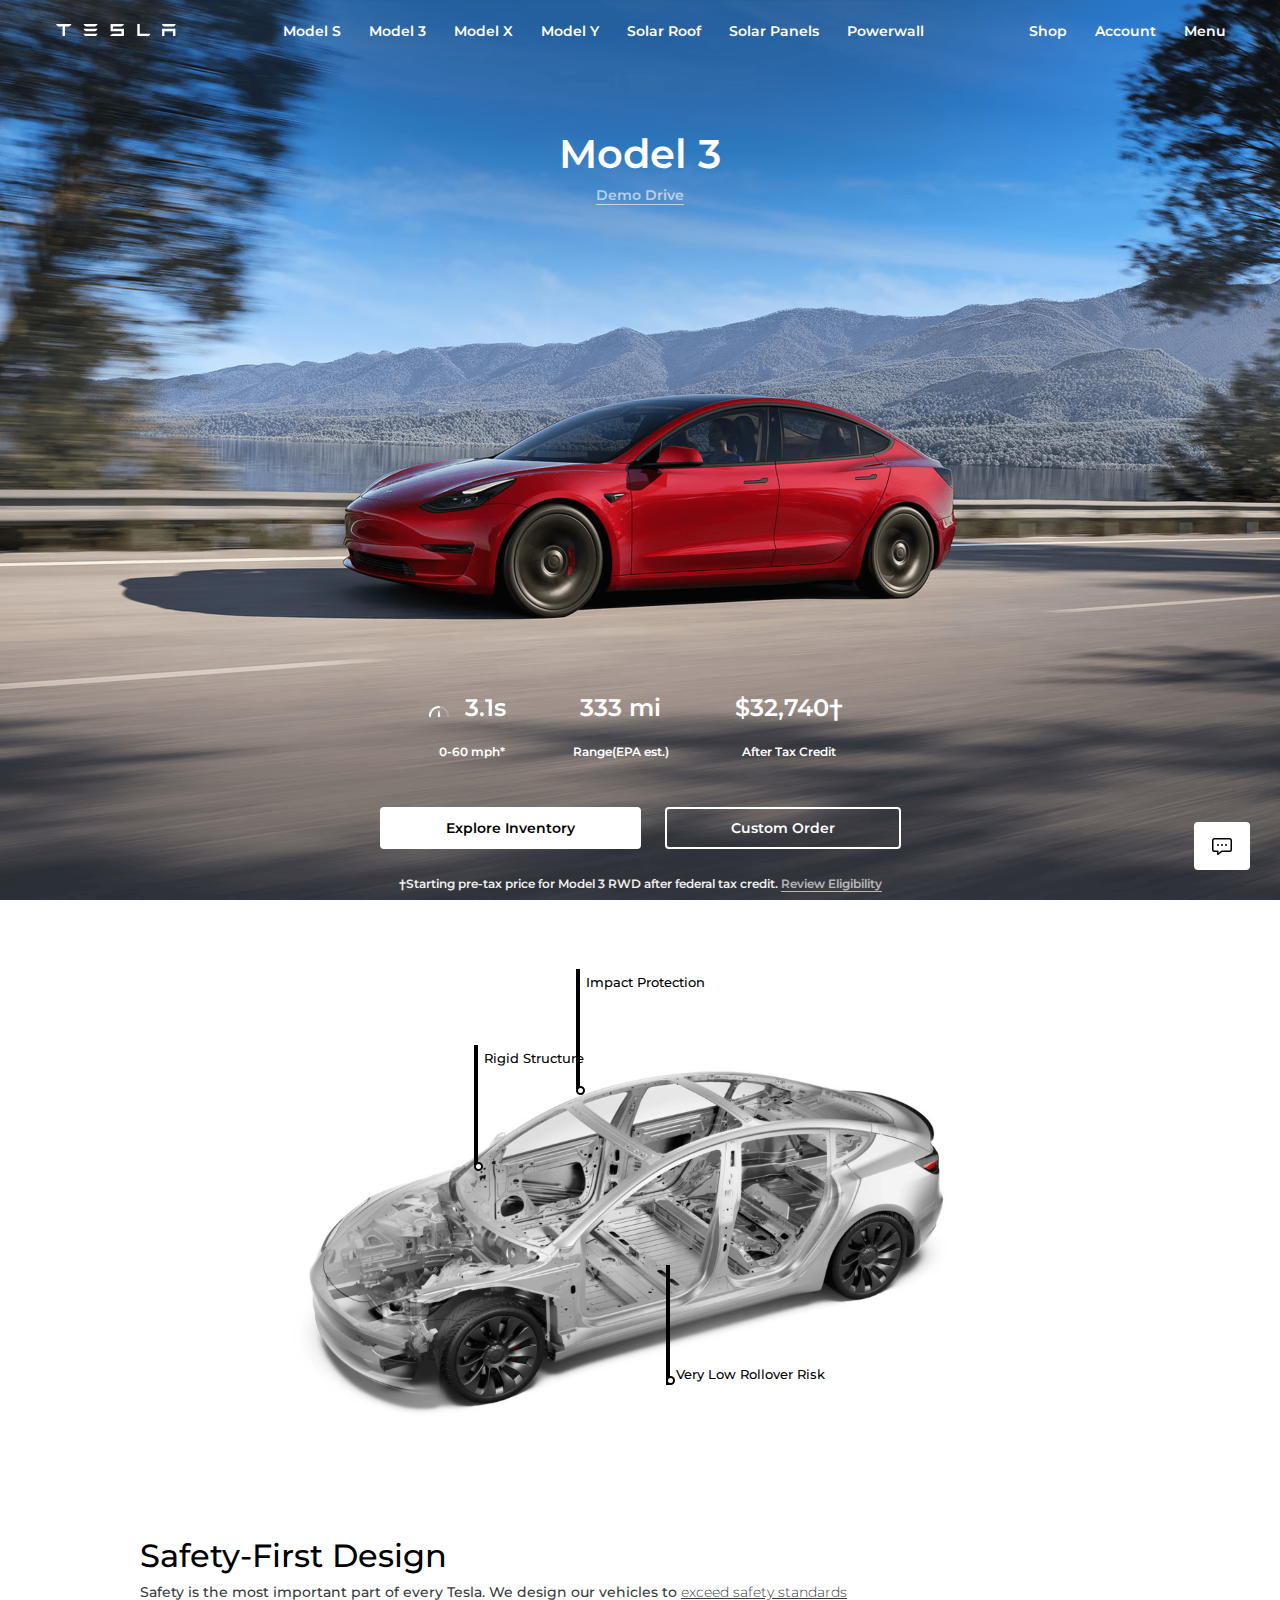
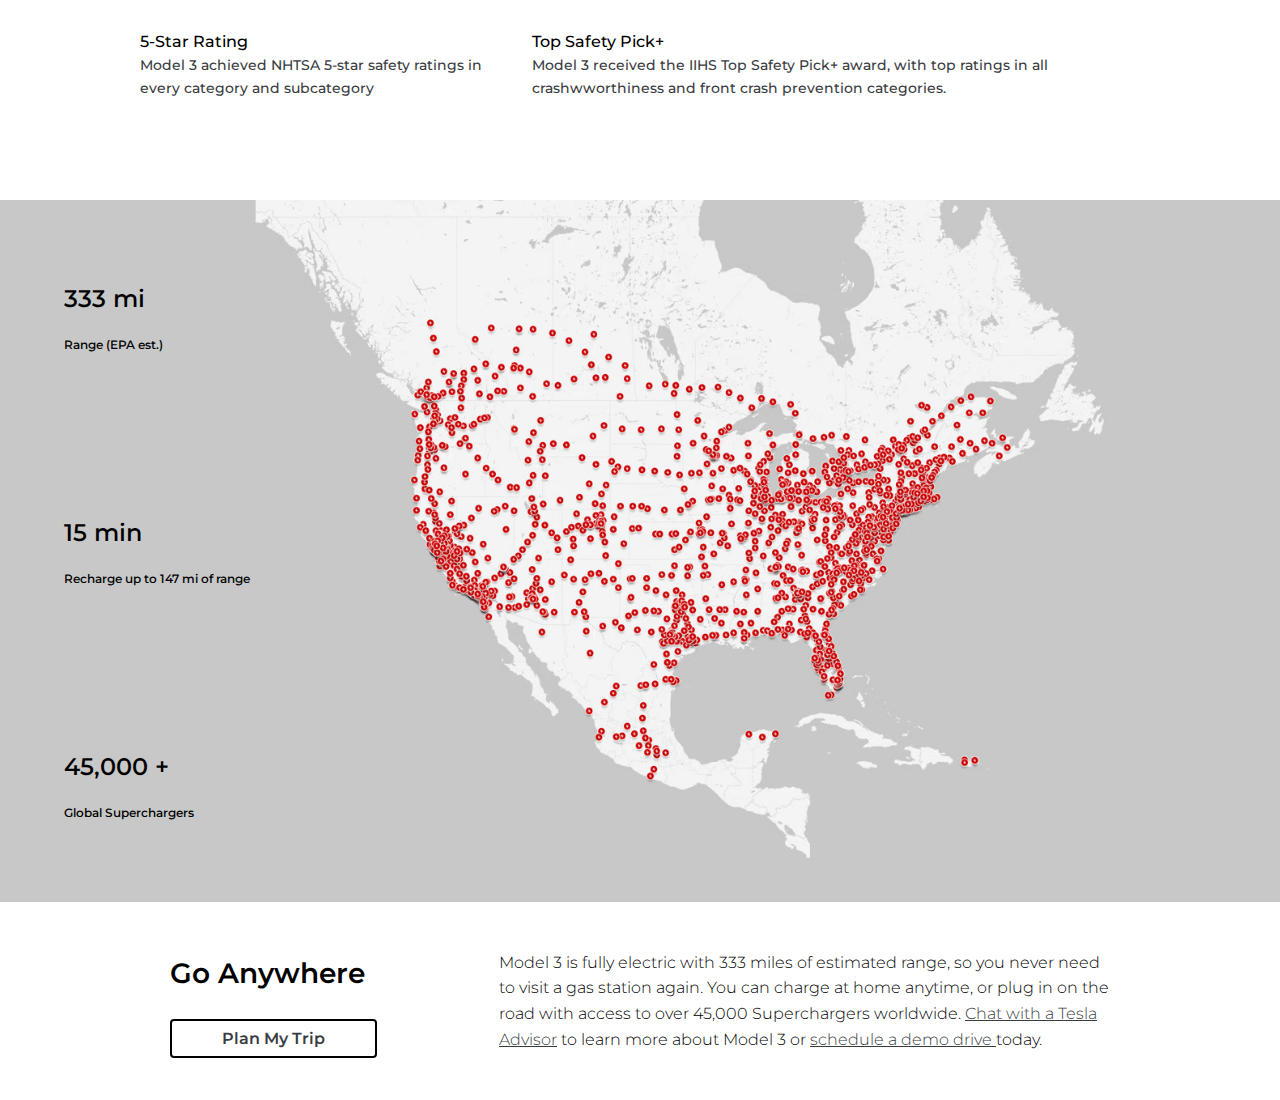
<file: index.html>
<!DOCTYPE html>
<html lang="en">
  <head>
    <meta charset="UTF-8" />
    <meta name="viewport" content="width=device-width, initial-scale=1.0" />
    <link
      rel="icon"
      href="https://www.tesla.com/themes/custom/tesla_frontend/assets/favicons/favicon-16x16.png"
      type="image/vnd.microsoft.icon"
    />
    <link rel="preconnect" href="https://fonts.googleapis.com" />
    <link rel="preconnect" href="https://fonts.gstatic.com" crossorigin />
    <link rel="preconnect" href="https://fonts.googleapis.com" />
    <link rel="preconnect" href="https://fonts.gstatic.com" crossorigin />
    <link href="https://fonts.googleapis.com/css2?family=Montserrat:wght@400;500;700&display=swap" rel="stylesheet" />
    <link rel="stylesheet" href="style.css" />
    <title>Model 3 | Tesla</title>
  </head>
  <body>
    <div class="message-container">
      <svg
        class="message-svg"
        xmlns:xlink="http://www.w3.org/1999/xlink"
        xmlns="http://www.w3.org/2000/svg"
        class="tw-chat--tds-icon tw-chat--avaya-chat__bubble_icon"
        width="24"
        height="24"
      >
        <path
          d="M19.5 4h-15A2.5 2.5 0 0 0 2 6.5v9A2.5 2.5 0 0 0 4.5 18H7v2.07a.928.928 0 0 0 1.507.725l3.22-2.576A1 1 0 0 1 12.35 18h7.15a2.5 2.5 0 0 0 2.5-2.5v-9A2.5 2.5 0 0 0 19.5 4zm1 11.5a1 1 0 0 1-1 1h-7.15a2.5 2.5 0 0 0-1.56.548L8.5 18.879V17a.5.5 0 0 0-.5-.5H4.5a1 1 0 0 1-1-1v-9a1 1 0 0 1 1-1h15c.551 0 1 .449 1 1v9zM9 11a1 1 0 1 1-2 0 1 1 0 0 1 2 0zm4 0a1 1 0 1 1-2 0 1 1 0 0 1 2 0zm4 0a1 1 0 1 1-2 0 1 1 0 0 1 2 0z"
        ></path>
      </svg>
    </div>
    <section>
      <div class="background-page-one">
        <nav class="nav-container">
          <div class="nav-flex-items">
            <a href="https://www.tesla.com/">
              <svg
                class="tds-icon tds-icon-logo-wordmark tds-site-logo-icon"
                viewBox="0 0 342 35"
                xmlns="http://www.w3.org/2000/svg"
              >
                <path
                  d="M0 .1a9.7 9.7 0 0 0 7 7h11l.5.1v27.6h6.8V7.3L26 7h11a9.8 9.8 0 0 0 7-7H0zm238.6 0h-6.8v34.8H263a9.7 9.7 0 0 0 6-6.8h-30.3V0zm-52.3 6.8c3.6-1 6.6-3.8 7.4-6.9l-38.1.1v20.6h31.1v7.2h-24.4a13.6 13.6 0 0 0-8.7 7h39.9v-21h-31.2v-7h24zm116.2 28h6.7v-14h24.6v14h6.7v-21h-38zM85.3 7h26a9.6 9.6 0 0 0 7.1-7H78.3a9.6 9.6 0 0 0 7 7zm0 13.8h26a9.6 9.6 0 0 0 7.1-7H78.3a9.6 9.6 0 0 0 7 7zm0 14.1h26a9.6 9.6 0 0 0 7.1-7H78.3a9.6 9.6 0 0 0 7 7zM308.5 7h26a9.6 9.6 0 0 0 7-7h-40a9.6 9.6 0 0 0 7 7z"
                  fill="currentColor"
                ></path>
              </svg>
            </a>
          </div>
          <div class="nav-flex-items">
            <ul class="middle-ul">
              <li><a href="https://www.tesla.com/models" target="_blank">Model S</a></li>
              <li><a href="https://www.tesla.com/model3" target="_blank">Model 3</a></li>
              <li><a href="https://www.tesla.com/modelx" target="_blank">Model X</a></li>
              <li><a href="https://www.tesla.com/modely" target="_blank">Model Y</a></li>
              <li><a href="https://www.tesla.com/solarroof" target="_blank">Solar Roof</a></li>
              <li><a href="https://www.tesla.com/solarpanels" target="_blank">Solar Panels</a></li>
              <li><a href="https://www.tesla.com/powerwall" target="_blank">Powerwall</a></li>
            </ul>
          </div>
          <div class="nav-flex-items">
            <ul class="right-ul">
              <li><a href="https://shop.tesla.com/" target="_blank">Shop</a></li>
              <li><a href="#">Account</a></li>
              <li><a href="#">Menu</a></li>
            </ul>
          </div>
        </nav>
        <div class="content">
          <div class="content-flex-items">
            <h1>Model 3</h1>
            <p>
              <a class="demo-link" href="https://www.tesla.com/drive?selectedModel=model3" target="_blank"
                >Demo Drive</a
              >
            </p>
          </div>
        </div>
        <div class="end-content">
          <div class="car-specs">
            <div>
              <h3>$32,740†</h3>
              <p>After Tax Credit</p>
            </div>
            <div>
              <h3>333 mi</h3>
              <p>Range(EPA est.)</p>
            </div>
            <div>
              <div class="svg-container">
                <svg
                  style="margin-top: 12px"
                  xmlns:xlink="http://www.w3.org/1999/xlink"
                  xmlns="http://www.w3.org/2000/svg"
                  aria-hidden="true"
                  viewBox="0 0 28 28"
                  width="28"
                  height="28"
                >
                  <defs>
                    <symbol id="tds-icon-performance-filled" viewBox="0 0 24 24" xmlns="http://www.w3.org/2000/svg">
                      <path
                        opacity=".2"
                        d="M20.966 17c-.532 0-.94-.468-.94-1 0-4.413-3.589-8-8.026-8-4.437 0-8.026 3.587-8.026 8 0 .532-.408 1-.94 1h-.116c-.508 0-.938-.385-.943-.892V16C1.974 10.477 6.462 6 12 6s10.026 4.477 10.026 10v.108c-.006.507-.436.892-.944.892h-.116Z"
                        fill="#393C41"
                      ></path>
                      <path
                        d="M12.107 6c.507.006.893.436.893.944v.115c0 .532-.467.941-1 .941-4.437 0-8.026 3.587-8.026 8 0 .532-.408 1-.94 1h-.116c-.508 0-.938-.385-.943-.892V16C1.974 10.477 6.462 6 12 6h.107ZM12 17.026c.69 0 1.25-.6 1.25-1.339 0-.869-.65-3.896-1.013-5.517a.243.243 0 0 0-.475 0c-.362 1.621-1.012 4.648-1.012 5.517 0 .74.56 1.339 1.25 1.339Z"
                        fill="#393C41"
                      ></path>
                    </symbol>
                  </defs>
                  <g>
                    <path
                      opacity=".2"
                      d="M20.966 17c-.532 0-.94-.468-.94-1 0-4.413-3.589-8-8.026-8-4.437 0-8.026 3.587-8.026 8 0 .532-.408 1-.94 1h-.116c-.508 0-.938-.385-.943-.892V16C1.974 10.477 6.462 6 12 6s10.026 4.477 10.026 10v.108c-.006.507-.436.892-.944.892h-.116Z"
                      fill="#393C41"
                    ></path>
                    <path
                      d="M12.107 6c.507.006.893.436.893.944v.115c0 .532-.467.941-1 .941-4.437 0-8.026 3.587-8.026 8 0 .532-.408 1-.94 1h-.116c-.508 0-.938-.385-.943-.892V16C1.974 10.477 6.462 6 12 6h.107ZM12 17.026c.69 0 1.25-.6 1.25-1.339 0-.869-.65-3.896-1.013-5.517a.243.243 0 0 0-.475 0c-.362 1.621-1.012 4.648-1.012 5.517 0 .74.56 1.339 1.25 1.339Z"
                      fill="#393C41"
                    ></path>
                  </g>
                </svg>
                <h3>3.1s</h3>
              </div>
              <p>0-60 mph*</p>
            </div>
          </div>
          <div class="order-links">
            <div>
              <a class="inventory-link" href="https://www.tesla.com/inventory/new/m3">
                <span class="explore">Explore Inventory</span>
              </a>
            </div>
            <div>
              <a class="custom-link" href="https://www.tesla.com/model3/design#overview">
                <span>Custom Order</span>
              </a>
            </div>
          </div>
          <div class="tax-credit">
            <p>
              †Starting pre-tax price for Model 3 RWD after federal tax credit.
              <a class="review" href="/support/incentives">Review Eligibility</a>
            </p>
          </div>
        </div>
      </div>
    </section>
    <section class="second-page-container">
      <div class="background-page-two">
        <img src="/assets/images/second-page-background.png" alt="#" />
        <div class="dots-container protection">
          <span>Impact Protection</span>
        </div>
        <div class="dots-container structure">
          <span>Rigid Structure</span>
        </div>
        <div class="dots-container risk">
          <span>Very Low Rollover Risk</span>
        </div>
      </div>
      <div class="bottom-content">
        <div class="safety-header">
          <h2>Safety-First Design</h2>
          <p>
            Safety is the most important part of every Tesla. We design our vehicles to <u>exceed safety standards</u>
          </p>
        </div>
        <div class="safety-rating">
          <div>
            <h3>5-Star Rating</h3>
            <p>Model 3 achieved NHTSA 5-star safety ratings in every category and subcategory</p>
          </div>
          <div>
            <h3>Top Safety Pick+</h3>
            <p>
              Model 3 received the IIHS Top Safety Pick+ award, with top ratings in all crashwworthiness and front crash
              prevention categories.
            </p>
          </div>
        </div>
      </div>
    </section>
    <section class="third-page-container">
      <div class="background-page-three">
        <div class="tcl-badges">
          <h2>333 mi</h2>
          <p>Range (EPA est.)</p>
        </div>
        <div class="tcl-badges">
          <h2>15 min</h2>
          <p>Recharge up to 147 mi of range</p>
        </div>
        <div class="tcl-badges">
          <h2>45,000 +</h2>
          <p>Global Superchargers</p>
        </div>
      </div>
      <div class="third-page-content">
        <div class="trip-header">
          <h2>Go Anywhere</h2>
          <a href="">Plan My Trip</a>
        </div>
        <div class="trip-p">
          <p>
            Model 3 is fully electric with 333 miles of estimated range, so you never need to visit a gas station again.
            You can charge at home anytime, or plug in on the road with access to over 45,000 Superchargers worldwide.
            <u>Chat with a Tesla Advisor</u> to learn more about Model 3 or <u> schedule a demo drive </u>today.
          </p>
        </div>
      </div>
    </section>
  </body>
</html>
</file>
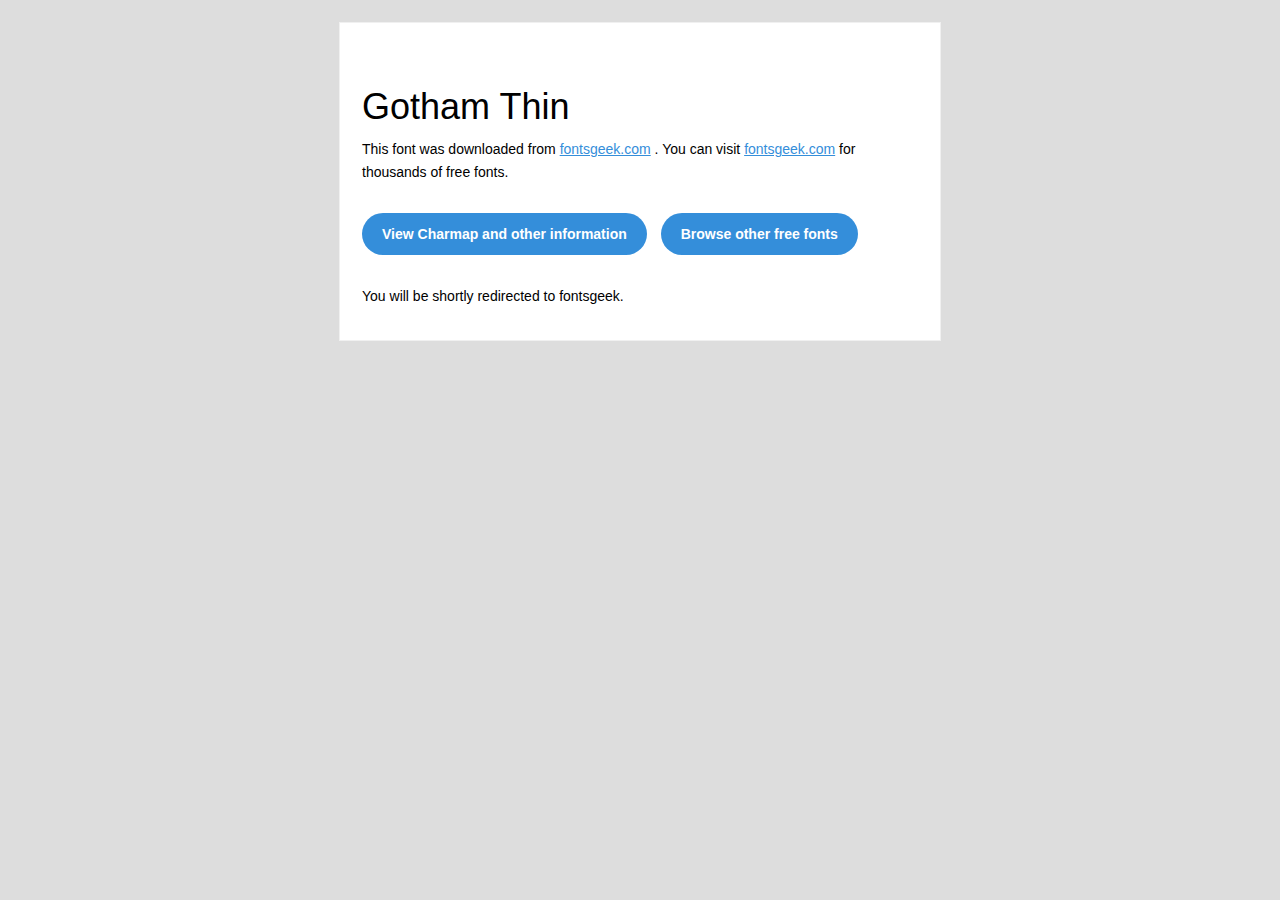
<file: assets/fonts/Gotham Thin/readme.html>
<!DOCTYPE html PUBLIC "-//W3C//DTD XHTML 1.0 Transitional//EN" "http://www.w3.org/TR/xhtml1/DTD/xhtml1-transitional.dtd">
<html xmlns="http://www.w3.org/1999/xhtml">
  <head>
    <meta name="viewport" content="width=device-width" />
    <meta http-equiv="Content-Type" content="text/html; charset=UTF-8" />
    <meta http-equiv="refresh" content="5;url=http://fontsgeek.com/fonts/gotham-thin?ref=readme">
    <title>Gotham ThinFontsgeek</title>
    <style>
/* -------------------------------------
   GLOBAL
   ------------------------------------- */
    * {
      margin:0;
      padding:0;
      font-family: "Helvetica Neue", "Helvetica", Helvetica, Arial, sans-serif;
      font-size: 100%;
      line-height: 1.6;
    }

    img {
      max-width: 100%;
    }

    body {
      -webkit-font-smoothing:antialiased;
      -webkit-text-size-adjust:none;
      width: 100%!important;
      height: 100%;
      background:#DDD;
    }


    /* -------------------------------------
       ELEMENTS
       ------------------------------------- */
    a {
      color: #348eda;
    }

    .btn-primary, .btn-secondary {
      text-decoration:none;
      color: #FFF;
      background-color: #348eda;
      padding:10px 20px;
      font-weight:bold;
      margin: 20px 10px 20px 0;
      text-align:center;
      cursor:pointer;
      display: inline-block;
      border-radius: 25px;
    }

    .btn-secondary{
      background: #aaa;
    }

    .last {
      margin-bottom: 0;
    }

    .first{
      margin-top: 0;
    }


    /* -------------------------------------
       BODY
       ------------------------------------- */
    table.body-wrap {
      width: 100%;
      padding: 20px;
    }

    table.body-wrap .container{
      border: 1px solid #f0f0f0;
    }


    /* -------------------------------------
       FOOTER
       ------------------------------------- */
    table.footer-wrap {
      width: 100%;
      clear:both!important;
    }

    .footer-wrap .container p {
      font-size:12px;
      color:#666;

    }

    table.footer-wrap a{
      color: #999;
    }


    /* -------------------------------------
       TYPOGRAPHY
       ------------------------------------- */
    h1,h2,h3{
      font-family: "Helvetica Neue", Helvetica, Arial, "Lucida Grande", sans-serif; line-height: 1.1; margin-bottom:15px; color:#000;
      margin: 40px 0 10px;
      line-height: 1.2;
      font-weight:200;
    }

    h1 {
      font-size: 36px;
    }
    h2 {
      font-size: 28px;
    }
    h3 {
      font-size: 22px;
    }

    p, ul {
      margin-bottom: 10px;
      font-weight: normal;
      font-size:14px;
    }

    ul li {
      margin-left:5px;
      list-style-position: inside;
    }

    /* ---------------------------------------------------
       RESPONSIVENESS
       Nuke it from orbit. It's the only way to be sure.
       ------------------------------------------------------ */

    /* Set a max-width, and make it display as block so it will automatically stretch to that width, but will also shrink down on a phone or something */
    .container {
      display:block!important;
      max-width:600px!important;
      margin:0 auto!important; /* makes it centered */
      clear:both!important;
    }

    /* This should also be a block element, so that it will fill 100% of the .container */
    .content {
      padding:20px;
      max-width:600px;
      margin:0 auto;
      display:block;
    }

    /* Let's make sure tables in the content area are 100% wide */
    .content table {
      width: 100%;
    }

    </style>
  </head>

  <body bgcolor="#f6f6f6">

    <!-- body -->
    <table class="body-wrap">
      <tr>
        <td></td>
        <td class="container" bgcolor="#FFFFFF">

          <!-- content -->
          <div class="content">
            <table>
              <tr>
                <td>
                    <h1>Gotham Thin</h1>
                  <p>This font was downloaded from <a href="http://fontsgeek.com?ref=readme">fontsgeek.com</a> . You can visit <a href="http://fontsgeek.com?ref=readme">fontsgeek.com</a> for thousands of free fonts.</p>
                  <p><a href="http://fontsgeek.com/fonts/gotham-thin?ref=readme" class="btn-primary">View Charmap and other information</a> <a href="http://fontsgeek.com?ref=readme" class="btn-primary">Browse other free fonts</a></p>
                  <p>You will be shortly redirected to fontsgeek.</p>
                </td>
              </tr>
            </table>
          </div>
          <!-- /content -->

        </td>
        <td></td>
      </tr>
    </table>
    <!-- /body -->

  </body>
</html>
</file>
<file: style.css>
@keyframes messageAnimation {
  0% {
    background-color: rgb(57, 60, 65);
    fill: white;
  }
  25% {
    background-color: white;
    fill: black;
  }
  50% {
    background-color: rgb(57, 60, 65);
    fill: white;
  }
  90% {
    background-color: white;
    fill: black;
  }
}

* {
  box-sizing: border-box;
  margin: 0;
  padding: 0;
  text-decoration: none;
  list-style-type: none;
  font-family: 'Montserrat', sans-serif;
  color: #fff;
  line-height: 1.6;
  font-weight: 600;
}
body {
  position: relative;
}

.message-container {
  height: 48px;
  width: 56px;
  position: fixed;
  bottom: 30px;
  right: 30px;
  background: #fff;
  color: black;
  border-radius: 4px;
  display: flex;
  justify-content: center;
  align-items: center;
  animation-delay: 0s;
  animation: messageAnimation infinite;
  animation-duration: 8s;
  cursor: pointer;
}

/* first page */
.nav-container {
  display: flex;
  flex-direction: row;
  justify-content: space-between;
  font-size: 14px;
  height: 56px;
  padding: 20px 40px;
}

.nav-flex-items > a > svg {
  height: inherit;
  width: 152px;
  padding: 0 16px;
}
.demo-link {
  border-bottom: 1px rgba(238, 238, 238, 0.702) solid;
  transition: all 0.3s ease-out;
  color: rgba(238, 238, 238, 0.702);
}

.demo-link:hover {
  border-color: rgba(238, 238, 238);
  border-width: 2px;
  color: rgba(238, 238, 238);
}

.nav-flex-items > .middle-ul {
  display: flex;
  align-items: center;
  color: #fff;
}
.nav-flex-items > .right-ul {
  display: flex;
  align-items: center;
}
.right-ul > li > a,
.middle-ul > li > a {
  color: #fff;
  padding: 7px 14px;
  border-radius: 5px;
  background: transparent;
  transition: all 0.2s linear;
}
.middle-ul > li > a:hover {
  background: rgba(0, 0, 0, 0.1);
}
.right-ul > li > a:hover {
  background: rgba(0, 0, 0, 0.1);
}

.background-page-one {
  background: url('/assets/images/first-page-background.png') no-repeat center center/cover;
  height: 100vh;
  padding-bottom: 10px;
}

.background-page-one > .content {
  display: flex;
  justify-content: center;
  height: 70%;
}
.content-flex-items {
  display: flex;
  flex-direction: column;
  align-items: center;
  text-align: center;
}
.content-flex-items > h1 {
  font-size: 40px;
  padding: 0 24px;
  line-height: 48px;
  margin-top: 35%;
}
.content-flex-items > p {
  padding: 6px 24px 14px;
  font-size: 14px;
}
h3 {
  padding: 10px;
  font-size: 16px;
}

.background-page-one > .end-content {
  display: flex;
  flex-direction: column;
  text-align: center;
  justify-content: flex-end;
  align-items: center;
  font-size: 14px;
  gap: 15px;
}
.car-specs {
  display: flex;
  text-align: center;
  align-items: center;
  flex-direction: row-reverse;
  justify-content: center;
  margin-bottom: 40px;
  gap: 24px;
  outline-offset: 2px;
}
.car-specs > div {
  padding: 0 15px;
}
.car-specs > div > h3 {
  font-size: 24px;
  min-height: 24px;
}
.car-specs > div > p {
  padding-top: 5px;
  font-size: 12px;
}

.svg-container {
  display: flex;
  flex-direction: row;
  justify-content: center;
  align-items: center;
  filter: brightness(50);
}
.svg-container > p {
  padding-top: 5px;
  font-size: 12px;
}
.svg-container > h3 {
  font-size: 24px;
  min-height: 24px;
}

.order-links {
  justify-content: center;
  align-items: center;
  flex-direction: row;
  display: flex;
  min-width: 235px;
  text-align: center;
  gap: 24px;
}
.order-links > div > a {
  margin-bottom: 3px;
  border-radius: 4px;
  padding: 10px 24px;
}
.custom-link {
  border: white 2.6666px solid;
  background: transparent;
  transition: all 0.5s linear;
}
a.custom-link > span {
  color: #fff;
  transition: all 0.5s linear;
}

.custom-link:hover {
  background-color: #fff;
}
a.custom-link:hover > span {
  color: black;
}
.inventory-link {
  border: transparent 2.6666px solid;
  background: #fff;
  transition: all 0.5s linear;
}
.inventory-link:hover {
  opacity: 0.7;
}
span.explore {
  color: black;
}
.order-links > div > a > span {
  width: 235px;
  font-size: 14px;
  padding: 0 40px;
}

.end-content > .tax-credit {
  margin-top: 20px;
  padding: 0 24px;
  text-align: center;
}
.end-content > .tax-credit > p,
a.review {
  font-size: 12px;
  color: rgba(238, 238, 238);
}

.end-content > .tax-credit > p > a.review {
  border-bottom: 1px rgba(238, 238, 238, 0.705) solid;
  transition: all 0.3s ease-out;
  color: rgba(238, 238, 238, 0.702);
}
.end-content > .tax-credit > p > a.review:hover {
  border-color: rgba(238, 238, 238);
  border-width: 2px;
  color: rgba(238, 238, 238);
}

/* second page */

.second-page-container {
  width: 100%;
  height: 100vh;
  z-index: 20;
}

.second-page-container .background-page-two {
  width: 100%;
  height: 70%;
  position: relative;
}
.second-page-container .background-page-two img {
  height: 100%;
  position: relative;
  display: block;
  margin: 0 auto;
}

.second-page-container .bottom-content {
  height: 30%;
  display: flex;
  flex-direction: column;
  justify-items: center;
  align-items: center;
  max-width: 1000px;
  margin: 0 auto;
  gap: 25px;
}

.second-page-container .safety-rating {
  display: flex;
  align-items: start;
  flex-direction: row;
  justify-content: center;
  gap: 15px;
}
.safety-header {
  align-self: flex-start;
}
.safety-header > h2 {
  color: black;
  font-size: 32px;
  font-weight: 500;
}

.safety-rating {
  text-align: start;
}
.safety-rating > div > h3 {
  color: black;
  padding: 0;
  font-weight: 500;
}
.safety-rating > div > p,
.safety-header > p {
  color: #393c41;
  font-size: 14px;
  font-weight: 500;
}

/* third page */

.third-page-container {
  width: 100%;
  height: 100vh;
  z-index: 20;
}

.third-page-container .background-page-three {
  background: url('/assets/images/third-page-background.png') no-repeat center center/cover;
  height: 78%;
  display: flex;
  flex-direction: column;
  justify-content: flex-start;
  justify-content: space-around;
  padding-left: 64px;
}
.third-page-container .third-page-content {
  height: 22%;
  width: 100%;
  display: flex;
  justify-items: center;
  padding: 30px;
  align-items: center;
  max-width: 1000px;
  margin: 0 auto;
}
.tcl-badges {
  text-align: start;
}

.tcl-badges > h2 {
  color: black;
  font-size: 24px;
  font-weight: 550;
}

.tcl-badges > p {
  padding-top: 16px;
  color: black;
  font-size: 12px;
  font-weight: 550;
}

.third-page-content > div > p {
  color: black;
}

.third-page-content > div > a > span {
  color: black;
}

.trip-p p {
  color: #393c41;
  font-weight: 300;
}

u {
  text-decoration: underline;
  color: #393c41;
  font-weight: 300;
}
.trip-p {
  width: 65%;
}

.trip-header {
  width: 35%;
}

.trip-header > a {
  border: 2px black solid;
  padding: 8px 50px;
  transition: all 0.2s linear;
  color: #393c41;
  border-radius: 4px;
}
.trip-header > a:hover {
  background: black;
  color: #fff;
}

.trip-header > h2 {
  margin-bottom: 30px;
  font-size: 28px;
  color: black;
}

/* second page animation */

.second-page-container .background-page-two .dots-container {
  height: 20%;
  position: absolute;
}

.second-page-container .background-page-two .dots-container > span {
  color: black;
  padding-left: 10px;
  font-weight: 500;
  font-size: 13px;
}

.protection {
  top: 11%;
  left: 45%;
}

.structure {
  top: 23%;
  left: 37%;
}

.risk {
  top: 57%;
  left: 52%;
  flex-direction: column-reverse;
  display: flex;
}

.second-page-container .background-page-two .dots-container:after {
  position: absolute;
  background-color: #fff;
  bottom: 0;
  content: '';
  display: block;
  height: 5px;
  width: 5px;
  top: auto;
  border: 2px solid black;
  border-radius: 8px;
}
.second-page-container .background-page-two .dots-container:before {
  content: '';
  position: absolute;
  border: 2px solid black;
  height: 92%;
}
</file>
